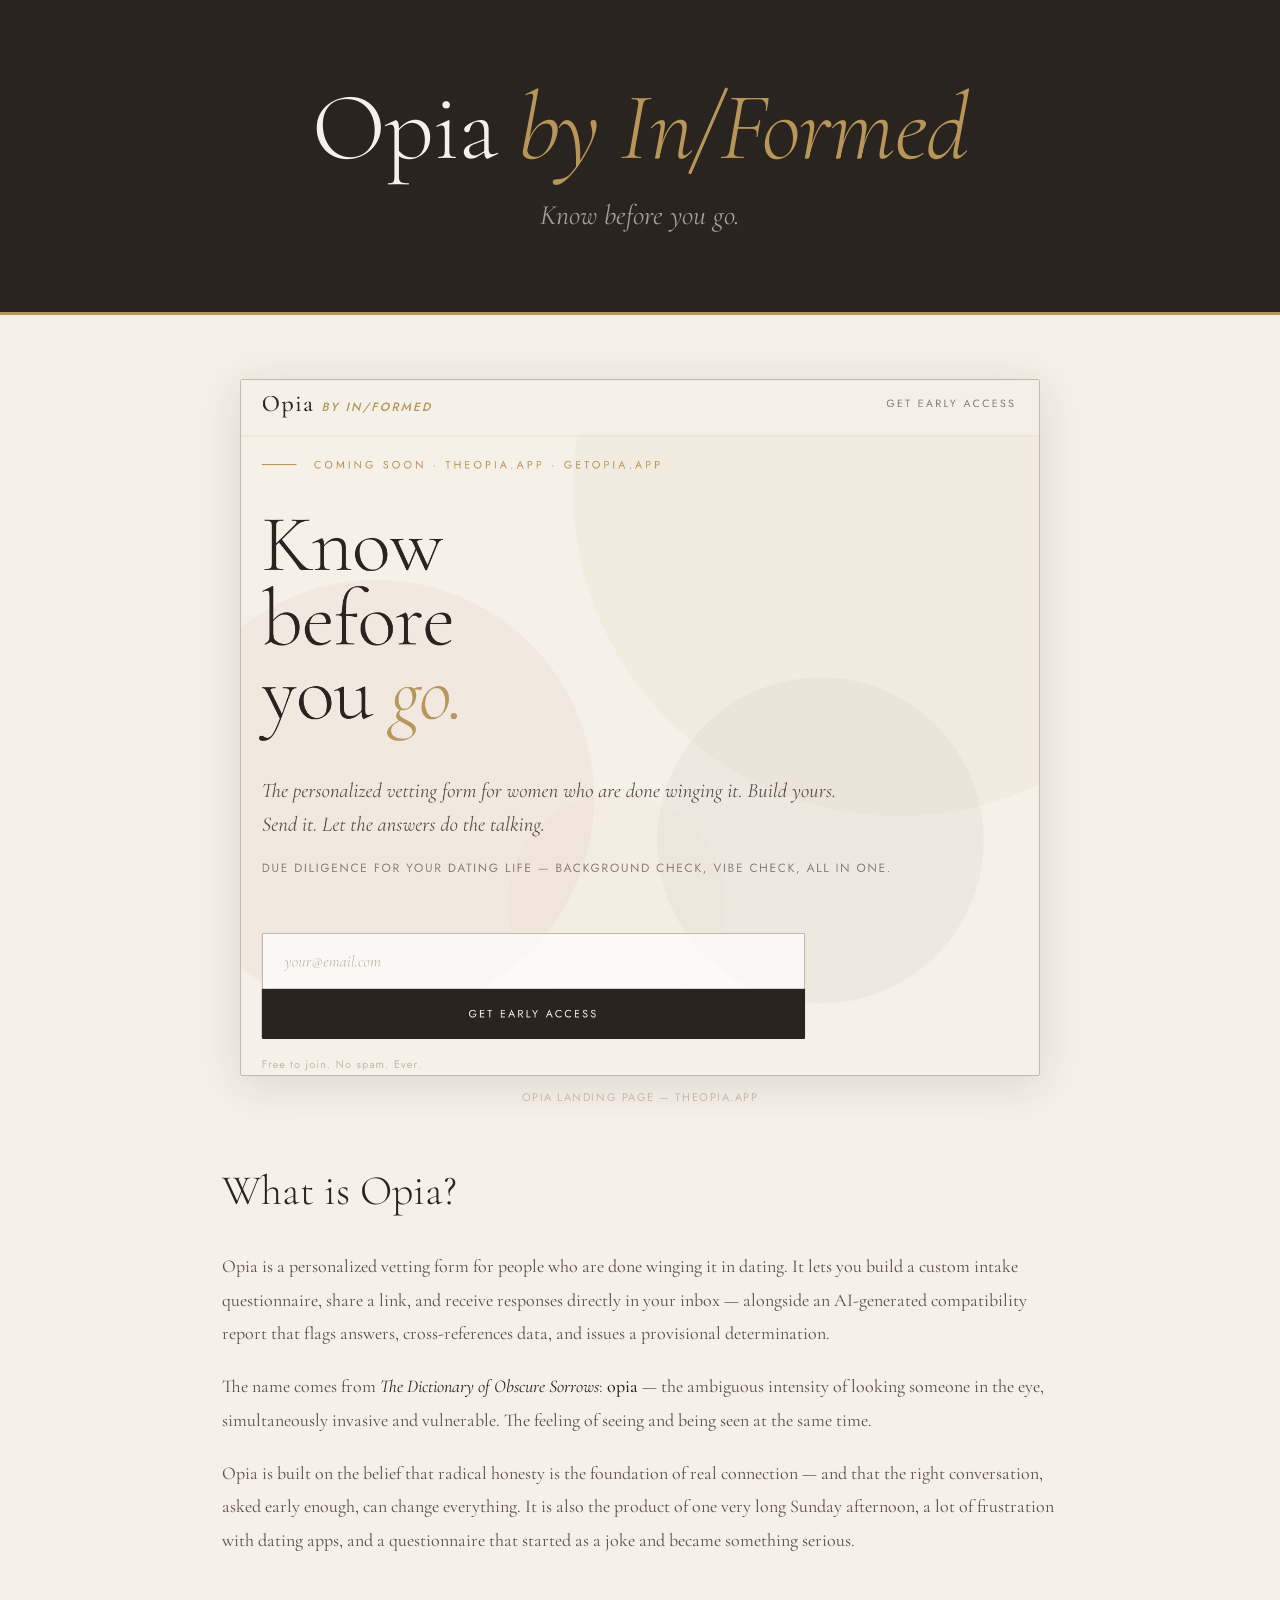
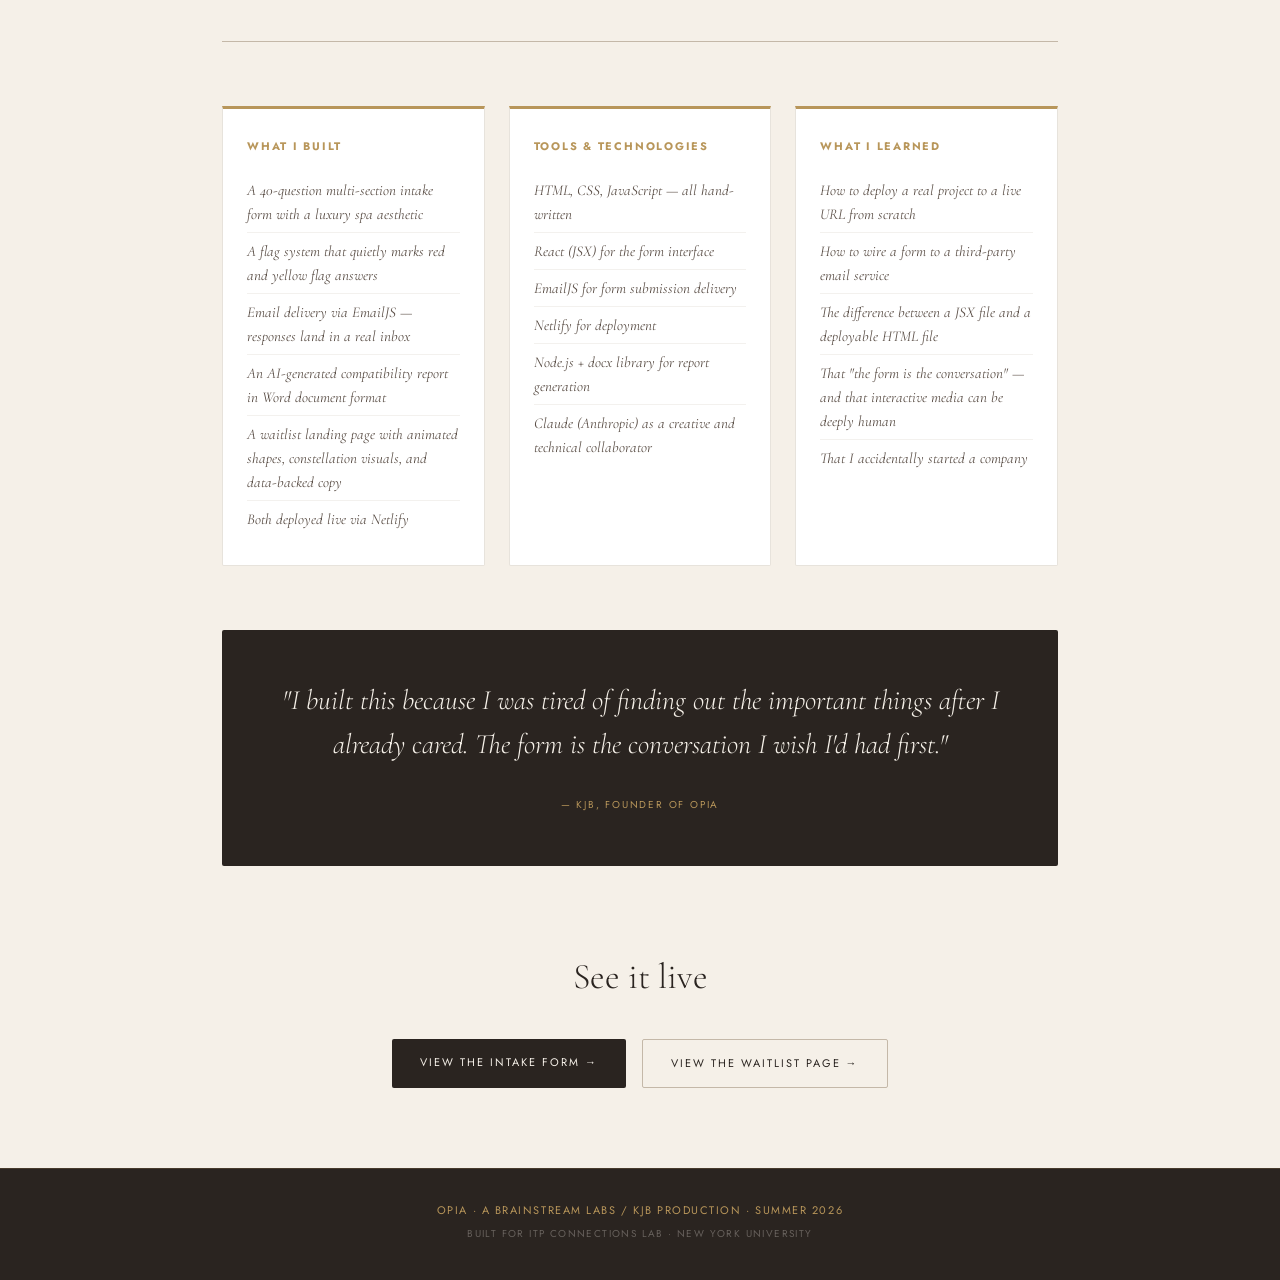
<file: index.html>
<!DOCTYPE html>
<html lang="en">
<head>
  <meta charset="UTF-8" />
  <meta name="viewport" content="width=device-width, initial-scale=1.0" />
  <title>Opia — Project by KJB</title>
  <link rel="preconnect" href="https://fonts.googleapis.com" />
  <link href="https://fonts.googleapis.com/css2?family=Cormorant+Garamond:ital,wght@0,300;0,400;1,300;1,400&family=Jost:wght@300;400;500&display=swap" rel="stylesheet" />
  <link rel="stylesheet" href="style.css" />
</head>
<body>

  <header>

    <h1>Opia <em>by In/Formed</em></h1>
    <p class="tagline">Know before you go.</p>
  </header>

  <main>

    <section class="project-image">
      <img src="opia-screenshot.png" alt="Screenshot of the Opia landing page showing the hero section with the headline Know before you go" />
      <p class="caption">Opia landing page — theopia.app</p>
    </section>

    <section class="description">
      <h2>What is Opia?</h2>
      <p>
        Opia is a personalized vetting form for people who are done winging it in dating.
        It lets you build a custom intake questionnaire, share a link, and receive responses
        directly in your inbox — alongside an AI-generated compatibility report that flags
        answers, cross-references data, and issues a provisional determination.
      </p>
      <p>
        The name comes from <em>The Dictionary of Obscure Sorrows</em>: <strong>opia</strong> — 
        the ambiguous intensity of looking someone in the eye, simultaneously invasive and 
        vulnerable. The feeling of seeing and being seen at the same time.
      </p>
      <p>
        Opia is built on the belief that radical honesty is the foundation of real connection —
        and that the right conversation, asked early enough, can change everything.
        It is also the product of one very long Sunday afternoon, a lot of frustration with
        dating apps, and a questionnaire that started as a joke and became something serious.
      </p>
    </section>

    <section class="details">
      <div class="detail-card">
        <h3>What I built</h3>
        <ul>
          <li>A 40-question multi-section intake form with a luxury spa aesthetic</li>
          <li>A flag system that quietly marks red and yellow flag answers</li>
          <li>Email delivery via EmailJS — responses land in a real inbox</li>
          <li>An AI-generated compatibility report in Word document format</li>
          <li>A waitlist landing page with animated shapes, constellation visuals, and data-backed copy</li>
          <li>Both deployed live via Netlify</li>
        </ul>
      </div>

      <div class="detail-card">
        <h3>Tools & technologies</h3>
        <ul>
          <li>HTML, CSS, JavaScript — all hand-written</li>
          <li>React (JSX) for the form interface</li>
          <li>EmailJS for form submission delivery</li>
          <li>Netlify for deployment</li>
          <li>Node.js + docx library for report generation</li>
          <li>Claude (Anthropic) as a creative and technical collaborator</li>
        </ul>
      </div>

      <div class="detail-card">
        <h3>What I learned</h3>
        <ul>
          <li>How to deploy a real project to a live URL from scratch</li>
          <li>How to wire a form to a third-party email service</li>
          <li>The difference between a JSX file and a deployable HTML file</li>
          <li>That "the form is the conversation" — and that interactive media can be deeply human</li>
          <li>That I accidentally started a company</li>
        </ul>
      </div>
    </section>

    <section class="quote">
      <blockquote>
        "I built this because I was tired of finding out the important things
        after I already cared. The form is the conversation I wish I'd had first."
      </blockquote>
      <cite>— KJB, Founder of Opia</cite>
    </section>

    <section class="links">
      <h2>See it live</h2>
      <div class="link-row">
        <a href="https://kjbsuitorform.netlify.app/" target="_blank" class="btn">
          View the Intake Form →
        </a>
        <a href="https://getopia.app" target="_blank" class="btn btn-outline">
          View the Waitlist Page →
        </a>
      </div>
    </section>

  </main>

  <footer>
    <p>Opia · A Brainstream Labs / KJB Production · Summer 2026</p>
    <p class="footer-sub">Built for ITP Connections Lab · New York University</p>
  </footer>

</body>
</html>
</file>
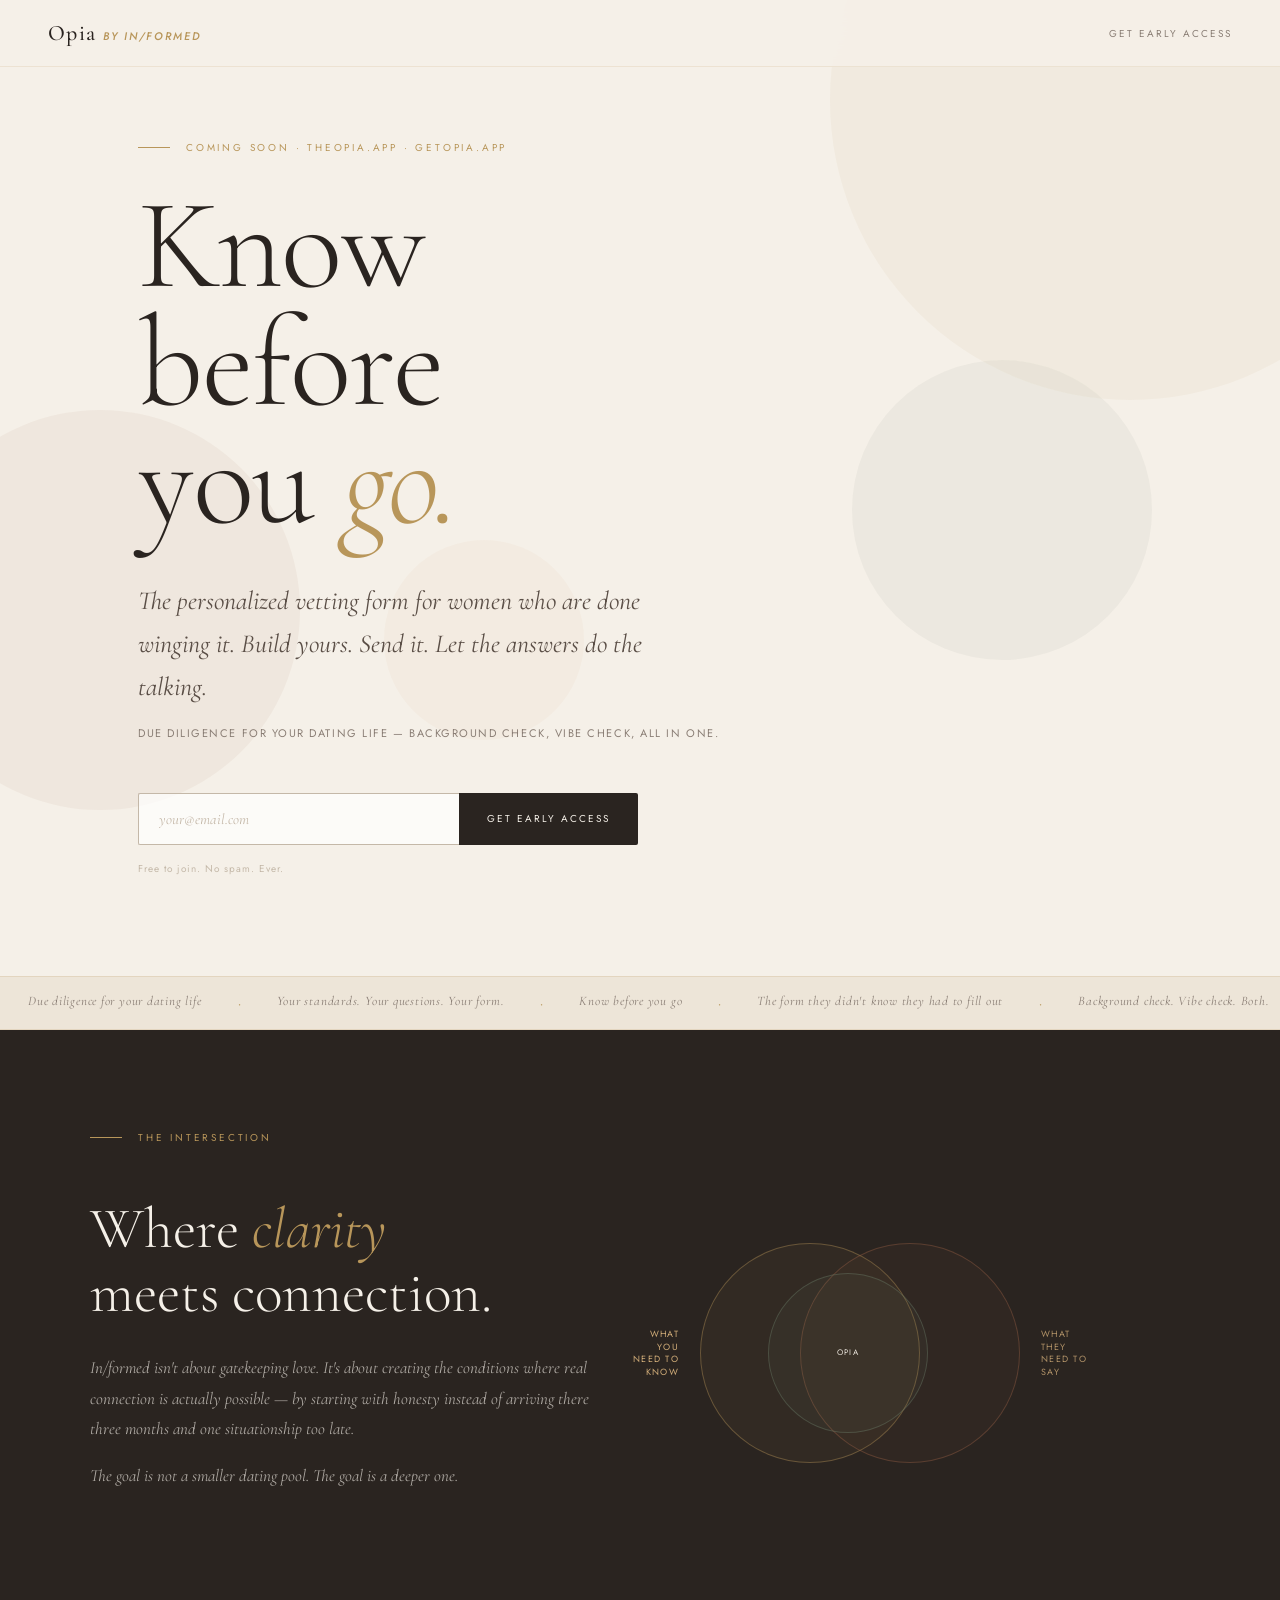
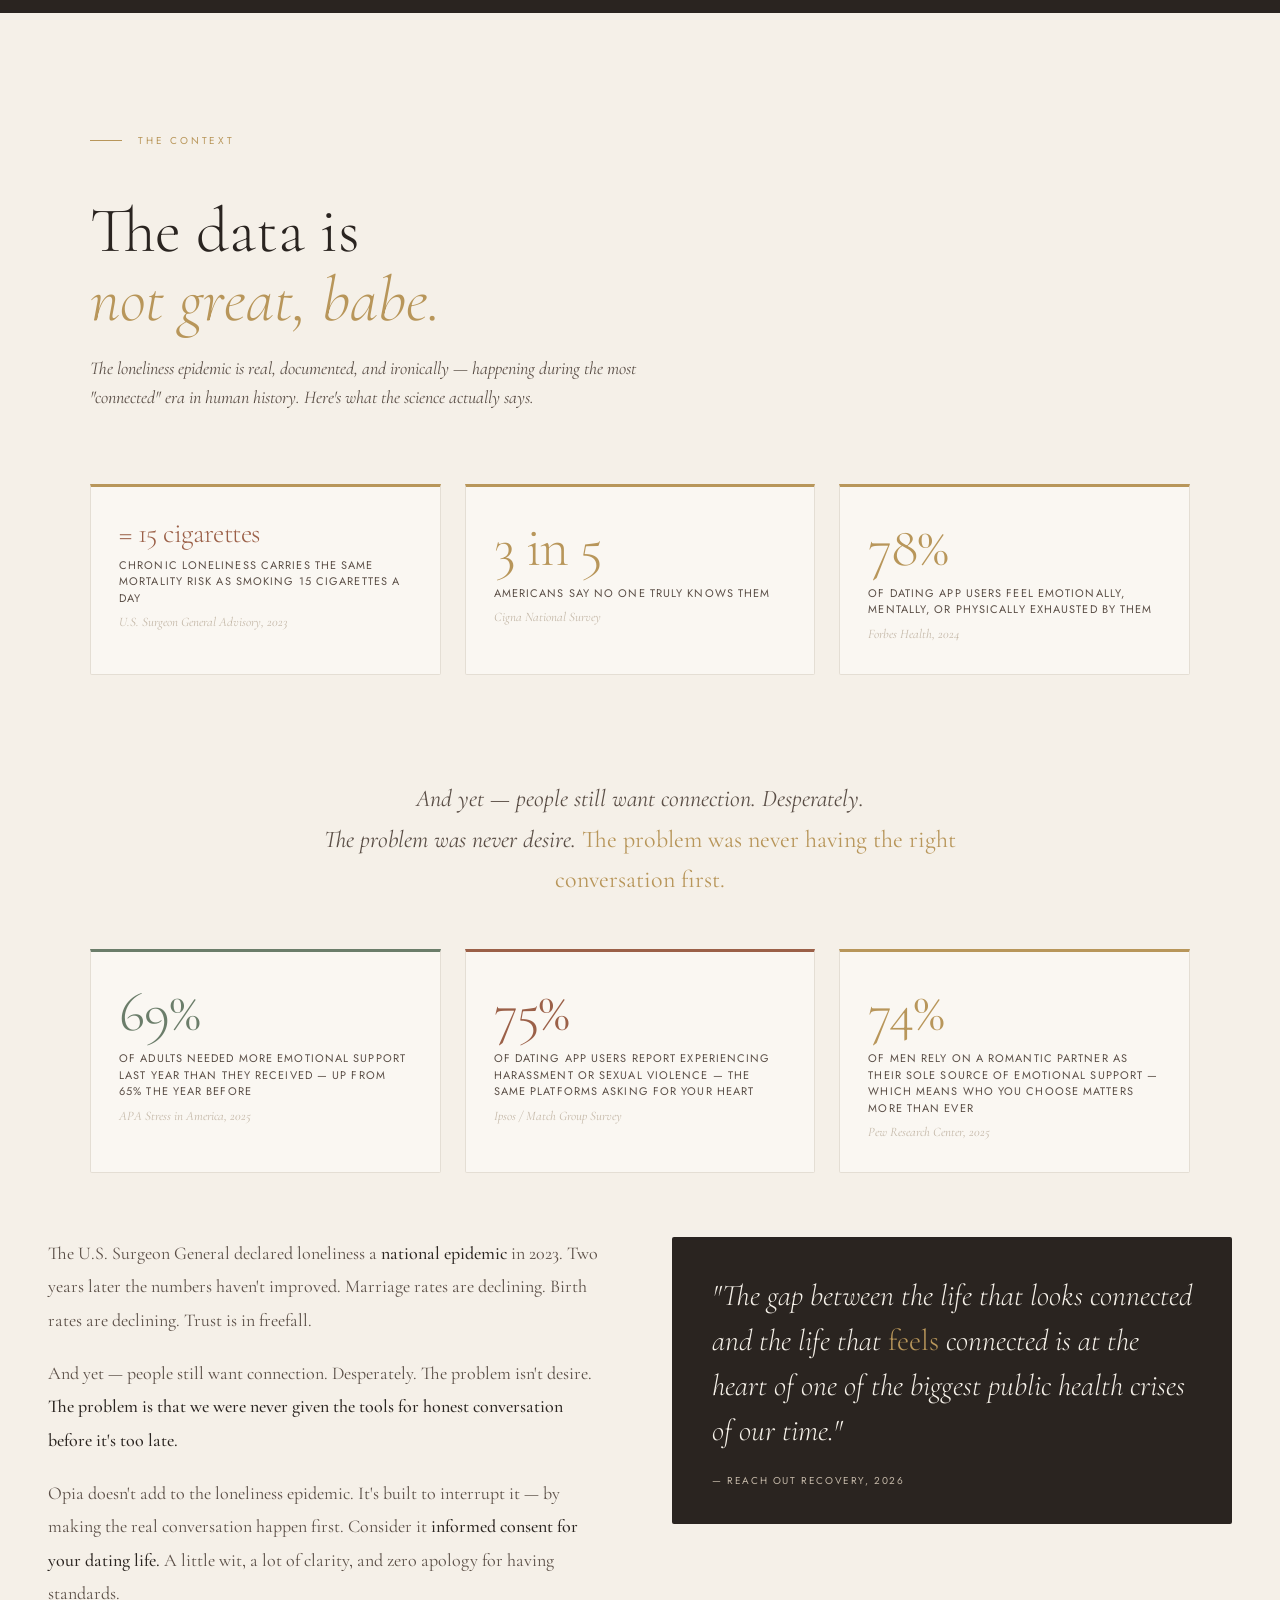
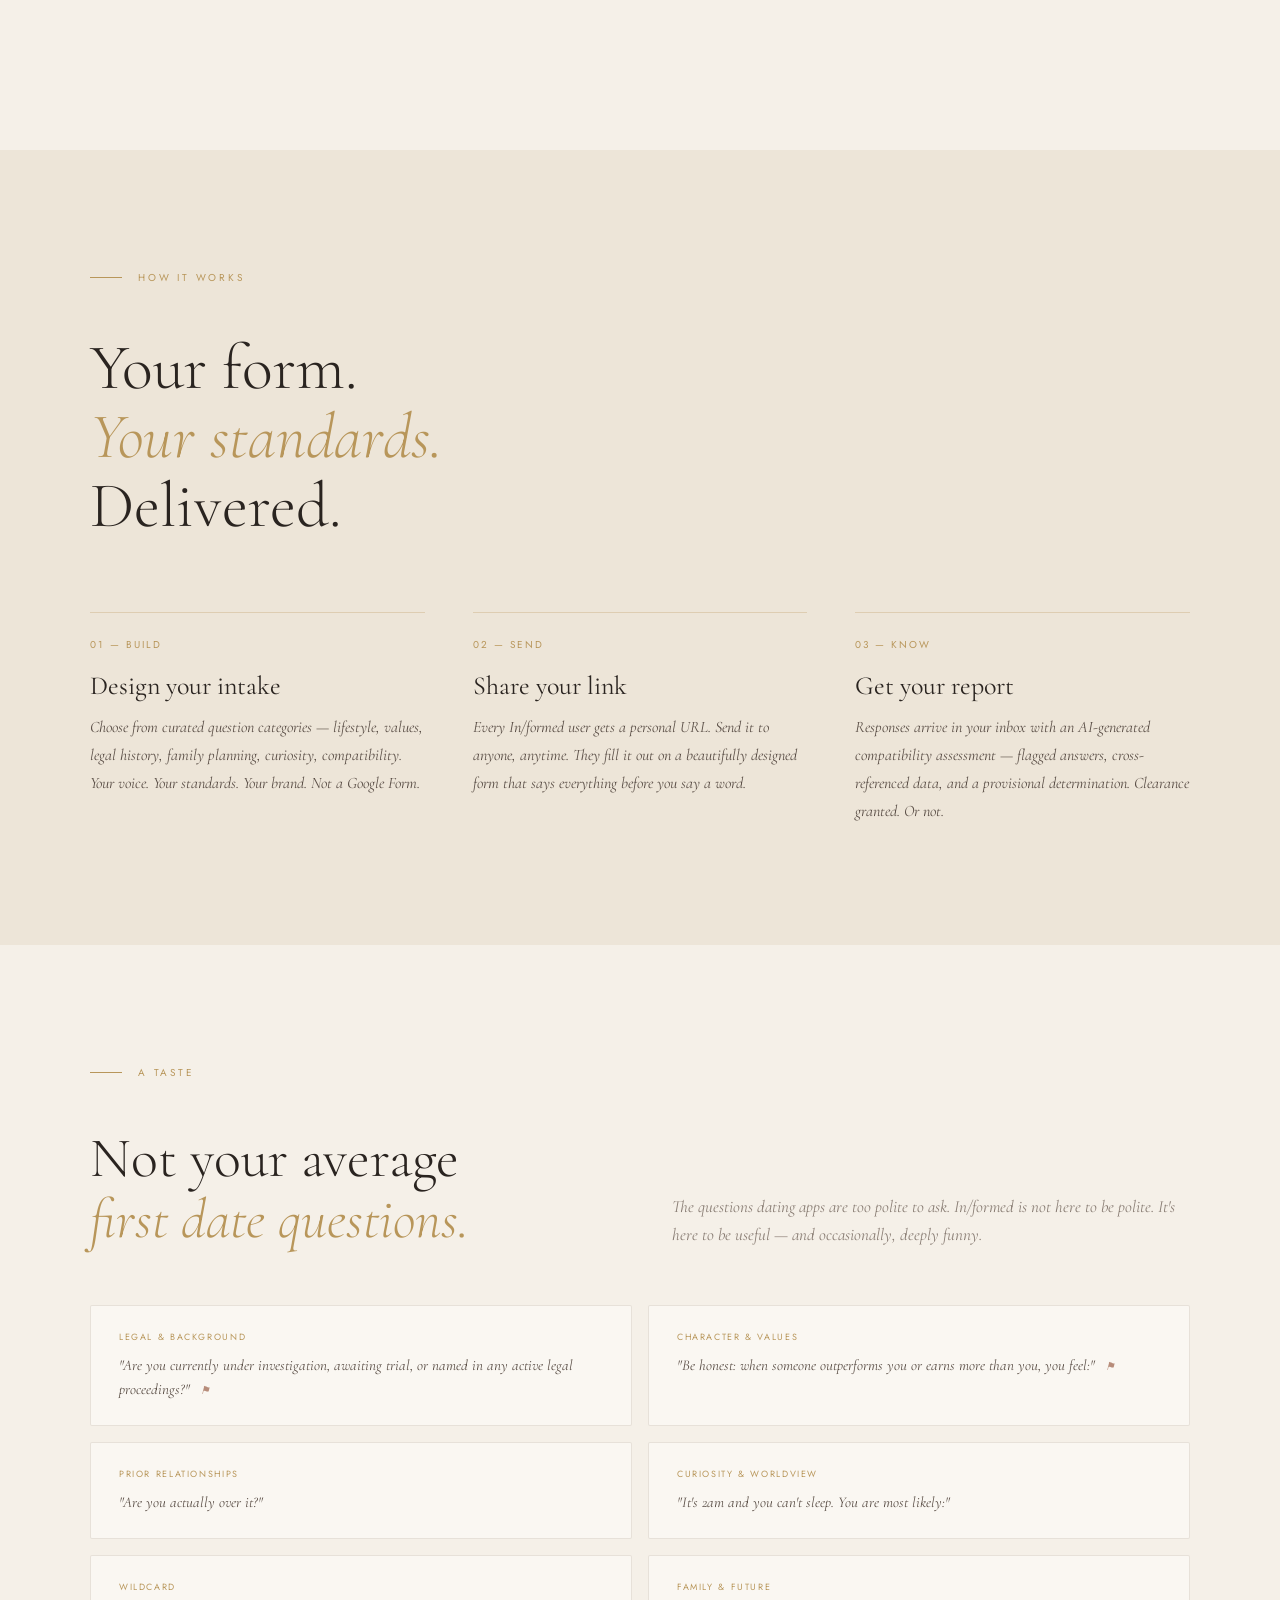
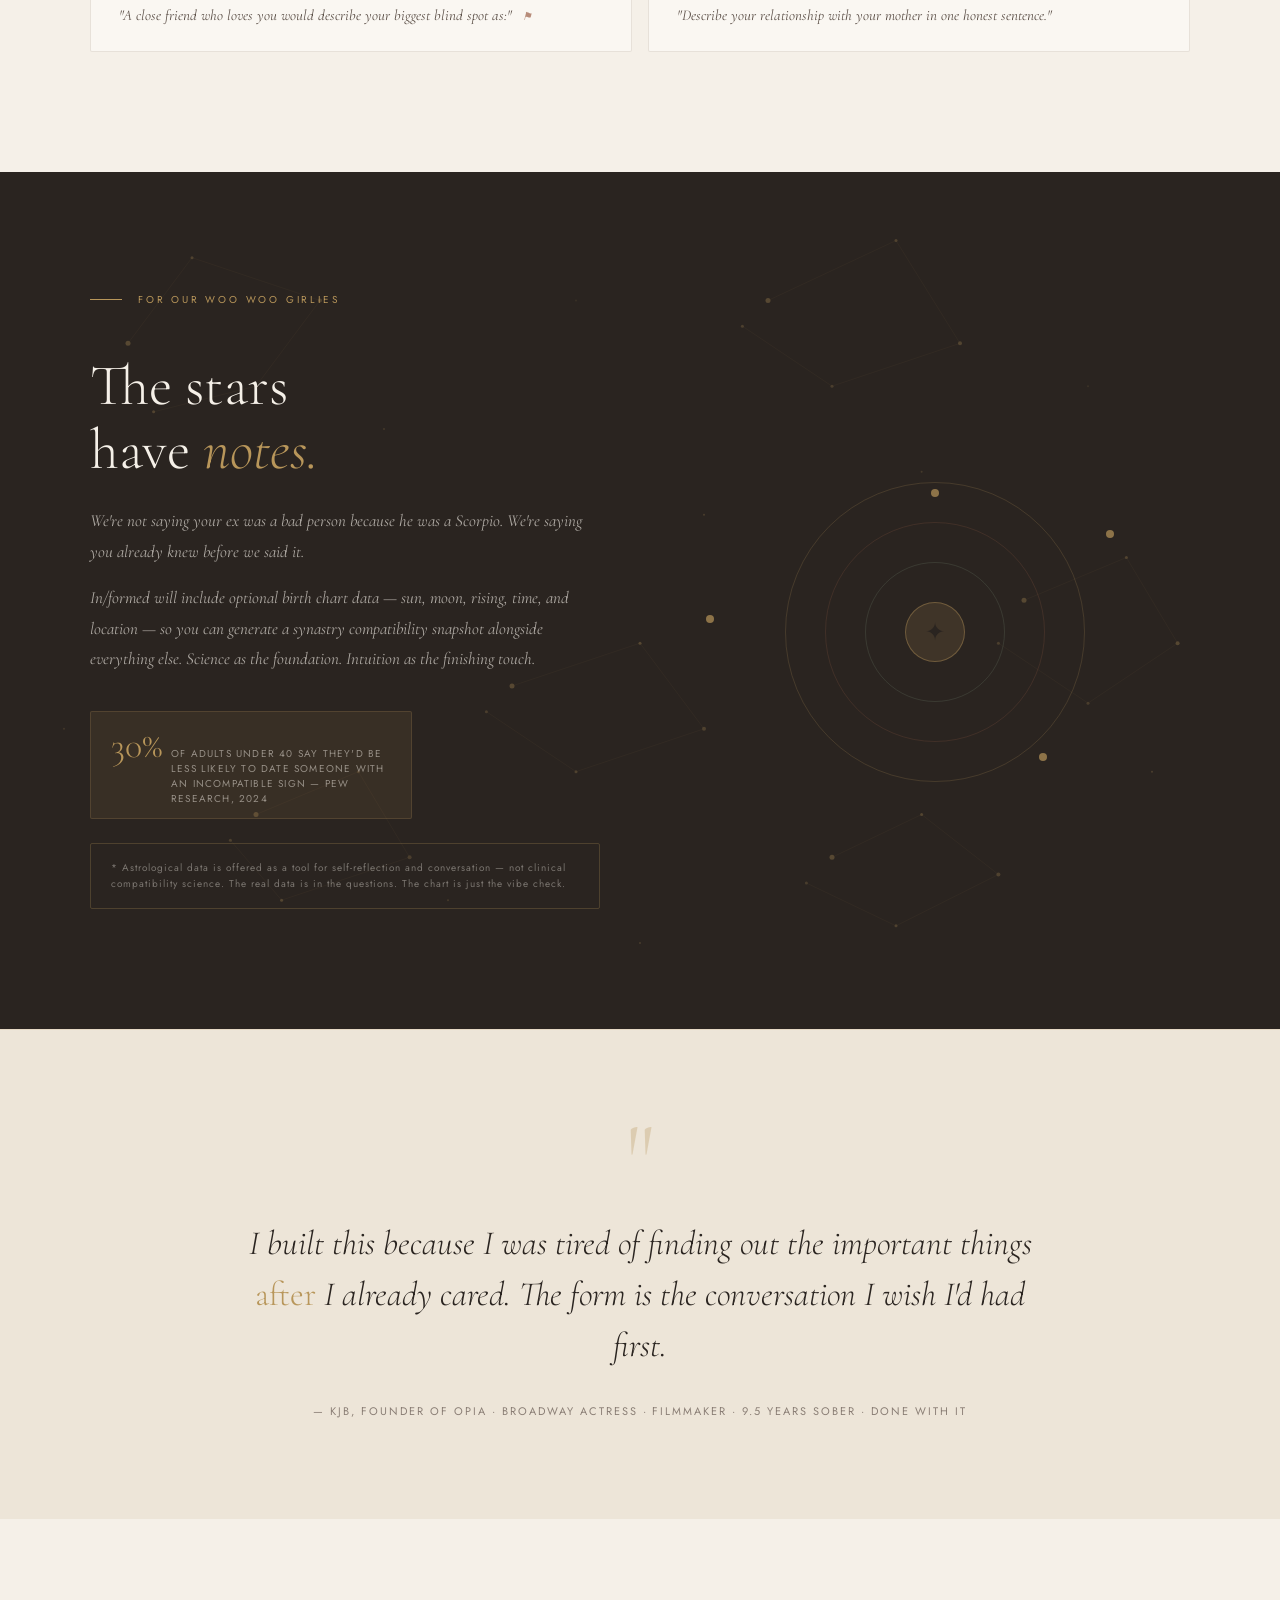
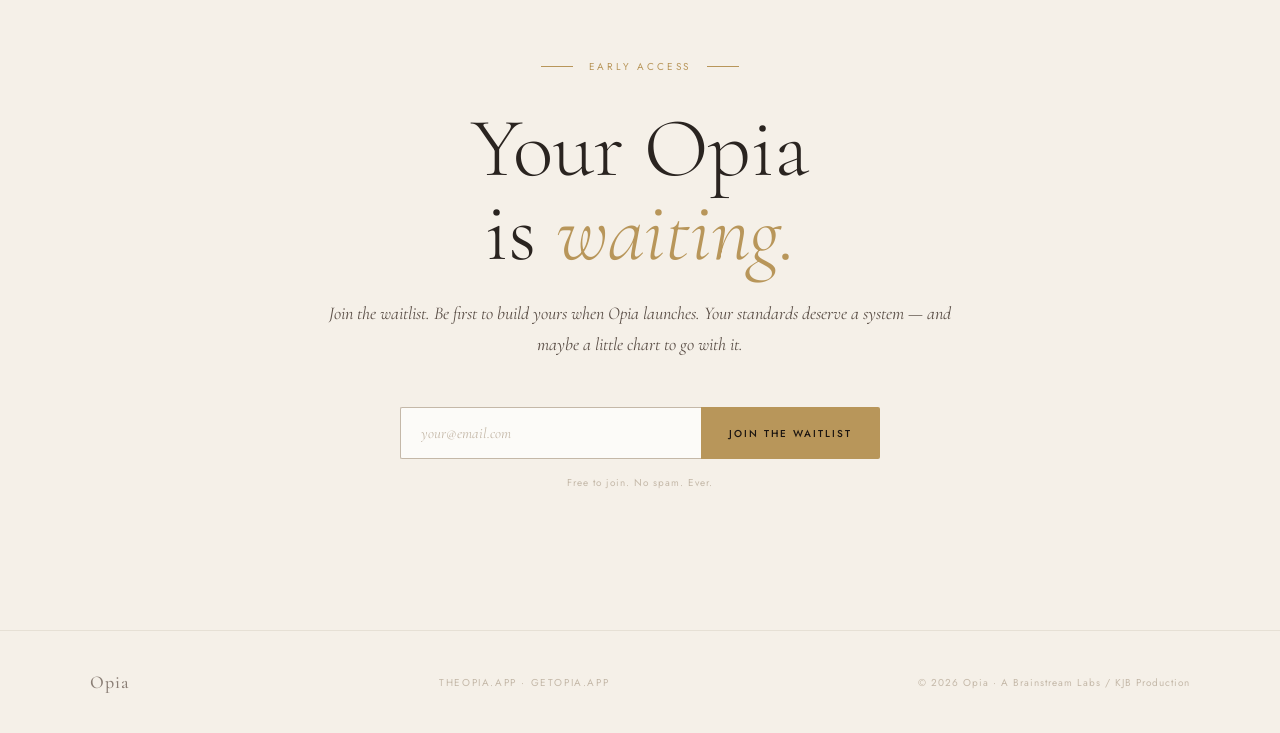
<file: informed-waitlist.html>
<!DOCTYPE html>
<html lang="en">
<head>
<meta charset="UTF-8"/>
<meta name="color-scheme" content="light"/>
<meta name="viewport" content="width=device-width, initial-scale=1.0"/>
<title>Opia — Know Before You Go</title>
<link rel="preconnect" href="https://fonts.googleapis.com"/>
<link href="https://fonts.googleapis.com/css2?family=Cormorant+Garamond:ital,wght@0,300;0,400;0,500;0,600;1,300;1,400;1,500&family=Jost:wght@200;300;400;500&display=swap" rel="stylesheet"/>
<style>
:root {
  color-scheme: light only;
  --cream: #F5F0E8;
  --cream-deep: #EDE5D8;
  --cream-card: #FAF7F2;
  --stone: #2A2420;
  --stone-mid: #5A4E46;
  --stone-light: #8A7E75;
  --stone-whisper: #C4B8A8;
  --gold: #B8965A;
  --gold-light: #D4AF7A;
  --rust: #9B6048;
  --sage: #6B7D6A;
  --ink: #1A1410;
}
*, *::before, *::after { box-sizing: border-box; margin: 0; padding: 0; }
html { scroll-behavior: smooth; color-scheme: light; }
body {
  background: #F5F0E8 !important;
  color: #2A2420 !important;
  font-family: 'Cormorant Garamond', Georgia, serif;
  overflow-x: hidden;
  -webkit-font-smoothing: antialiased;
}
::selection { background: #D4AF7A; color: #1A1410; }
::placeholder { color: #C4B8A8; font-style: italic; font-family: 'Cormorant Garamond', serif; }
a { text-decoration: none; color: inherit; }

/* ── ANIMATED BACKGROUND SHAPES ── */
.bg-shapes {
  position: fixed; inset: 0; pointer-events: none; z-index: 0; overflow: hidden;
}
.shape {
  position: absolute; border-radius: 50%; opacity: 0.06;
  animation: float 20s ease-in-out infinite;
}
.shape-1 { width: 600px; height: 600px; background: var(--gold); top: -200px; right: -150px; animation-duration: 25s; }
.shape-2 { width: 400px; height: 400px; background: var(--rust); bottom: 10%; left: -100px; animation-duration: 30s; animation-delay: -8s; }
.shape-3 { width: 300px; height: 300px; background: var(--sage); top: 40%; right: 10%; animation-duration: 20s; animation-delay: -15s; }
.shape-4 { width: 200px; height: 200px; background: var(--gold-light); top: 60%; left: 30%; animation-duration: 35s; animation-delay: -5s; }
@keyframes float {
  0%, 100% { transform: translate(0, 0) rotate(0deg); }
  25% { transform: translate(30px, -20px) rotate(5deg); }
  50% { transform: translate(-20px, 30px) rotate(-3deg); }
  75% { transform: translate(20px, 10px) rotate(2deg); }
}

/* ── NAV ── */
nav {
  position: fixed; top: 0; left: 0; right: 0; z-index: 100;
  padding: 20px 48px;
  display: flex; justify-content: space-between; align-items: center;
  background: rgba(245, 240, 232, 0.9);
  backdrop-filter: blur(16px);
  border-bottom: 1px solid rgba(184, 150, 90, 0.15);
}
.nav-logo {
  font-family: 'Cormorant Garamond', serif; font-size: 22px; font-weight: 500;
  color: #2A2420; letter-spacing: 0.06em;
}
.nav-logo em { color: var(--gold); font-style: italic; }
.nav-cta {
  font-family: 'Jost', sans-serif; font-size: 10px; letter-spacing: 0.2em;
  text-transform: uppercase; color: var(--stone-light);
  transition: color 0.2s; cursor: pointer;
}
.nav-cta:hover { color: var(--gold); }

/* ── HERO ── */
.hero {
  min-height: 100vh; display: flex; flex-direction: column; justify-content: center;
  padding: 140px 48px 100px; position: relative; z-index: 1;
  max-width: 1100px; margin: 0 auto;
}
.hero-eyebrow {
  font-family: 'Jost', sans-serif; font-size: 10px; letter-spacing: 0.28em;
  text-transform: uppercase; color: var(--gold); margin-bottom: 32px;
  display: flex; align-items: center; gap: 16px;
  opacity: 0; animation: fadeUp 0.8s 0.2s ease forwards;
}
.hero-eyebrow::before { content: ''; width: 32px; height: 1px; background: var(--gold); }
.hero-title {
  font-family: 'Cormorant Garamond', serif; font-weight: 300;
  font-size: clamp(60px, 10vw, 130px); line-height: 0.92; letter-spacing: -0.01em;
  color: #2A2420; margin-bottom: 40px;
  opacity: 0; animation: fadeUp 0.8s 0.35s ease forwards;
}
.hero-title em { font-style: italic; color: var(--gold); }
.hero-sub {
  font-family: 'Cormorant Garamond', serif; font-size: clamp(19px, 2.4vw, 26px);
  font-style: italic; color: var(--stone-mid); line-height: 1.65;
  max-width: 540px; margin-bottom: 16px;
  opacity: 0; animation: fadeUp 0.8s 0.5s ease forwards;
}
.hero-wit {
  font-family: 'Jost', sans-serif; font-size: 11px; letter-spacing: 0.14em;
  color: var(--stone-light); margin-bottom: 52px; text-transform: uppercase;
  opacity: 0; animation: fadeUp 0.8s 0.6s ease forwards;
}
.hero-form-wrap {
  opacity: 0; animation: fadeUp 0.8s 0.7s ease forwards;
}
.hero-form { display: flex; gap: 0; max-width: 500px; }
.hero-input {
  flex: 1; padding: 16px 20px;
  border: 1px solid var(--stone-whisper); border-right: none; border-radius: 2px 0 0 2px;
  background: rgba(255, 255, 255, 0.7); color: #2A2420;
  font-size: 15px; font-family: 'Cormorant Garamond', serif;
  transition: border-color 0.2s, background 0.2s;
}
.hero-input:focus { outline: none; border-color: var(--gold); background: rgba(255,255,255,0.95); }
.hero-btn {
  padding: 16px 28px; background: #2A2420; color: var(--cream);
  border: none; border-radius: 0 2px 2px 0; cursor: pointer;
  font-family: 'Jost', sans-serif; font-size: 10px; letter-spacing: 0.2em;
  text-transform: uppercase; transition: background 0.2s; white-space: nowrap;
}
.hero-btn:hover { background: var(--gold); }
.success-msg {
  display: none; padding: 16px 20px; max-width: 500px;
  background: rgba(107, 125, 106, 0.1); border: 1px solid rgba(107,125,106,0.3); border-radius: 2px;
  font-family: 'Cormorant Garamond', serif; font-size: 17px; font-style: italic; color: var(--sage);
}
.share-row {
  display: none; margin-top: 20px; gap: 12px; align-items: center; flex-wrap: wrap;
}
.share-row.visible { display: flex; }
.share-label {
  font-family: 'Jost', sans-serif; font-size: 10px; letter-spacing: 0.14em;
  color: var(--stone-light); text-transform: uppercase;
}
.share-btn {
  padding: 8px 16px; border: 1px solid var(--stone-whisper); border-radius: 2px;
  font-family: 'Jost', sans-serif; font-size: 10px; letter-spacing: 0.12em;
  text-transform: uppercase; cursor: pointer; transition: all 0.2s;
  background: transparent; color: var(--stone-mid);
}
.share-btn:hover { border-color: var(--gold); color: var(--gold); }
.hero-note {
  margin-top: 16px; font-family: 'Jost', sans-serif; font-size: 10px;
  letter-spacing: 0.1em; color: var(--stone-whisper);
}

/* ── VENN / CIRCLES SECTION ── */
.venn-section {
  padding: 100px 48px; background: #2A2420; position: relative; z-index: 1; overflow: hidden;
}
.venn-inner { max-width: 1100px; margin: 0 auto; }
.venn-eyebrow {
  font-family: 'Jost', sans-serif; font-size: 10px; letter-spacing: 0.28em;
  text-transform: uppercase; color: var(--gold); margin-bottom: 48px;
  display: flex; align-items: center; gap: 16px;
}
.venn-eyebrow::before { content: ''; width: 32px; height: 1px; background: var(--gold); }
.venn-layout { display: grid; grid-template-columns: 1fr 1fr; gap: 80px; align-items: center; }
.venn-text h2 {
  font-family: 'Cormorant Garamond', serif; font-weight: 300;
  font-size: clamp(36px, 4.5vw, 58px); line-height: 1.1; color: var(--cream);
  margin-bottom: 28px;
}
.venn-text h2 em { font-style: italic; color: var(--gold); }
.venn-text p {
  font-size: 17px; line-height: 1.8; color: rgba(245,240,232,0.65);
  font-style: italic; margin-bottom: 16px;
}
.venn-diagram {
  display: flex; justify-content: center; align-items: center;
  position: relative; height: 320px;
}
.venn-circle {
  position: absolute; border-radius: 50%; border: 1px solid;
  display: flex; align-items: center; justify-content: center;
  transition: all 0.3s ease;
}
.vc-1 {
  width: 220px; height: 220px; left: 20px; top: 50px;
  border-color: rgba(184,150,90,0.4); background: rgba(184,150,90,0.06);
  animation: pulse 4s ease-in-out infinite;
}
.vc-2 {
  width: 220px; height: 220px; left: 120px; top: 50px;
  border-color: rgba(155,96,72,0.4); background: rgba(155,96,72,0.06);
  animation: pulse 4s 1.3s ease-in-out infinite;
}
.vc-3 {
  width: 160px; height: 160px; left: 88px; top: 80px;
  border-color: rgba(107,125,106,0.4); background: rgba(107,125,106,0.08);
  animation: pulse 4s 2.6s ease-in-out infinite;
}
@keyframes pulse {
  0%, 100% { transform: scale(1); opacity: 1; }
  50% { transform: scale(1.03); opacity: 0.85; }
}
.vc-label {
  font-family: 'Jost', sans-serif; font-size: 9px; letter-spacing: 0.14em;
  text-transform: uppercase; text-align: center; padding: 0 12px; line-height: 1.4;
}
.vc-1 .vc-label { color: var(--gold-light); position: absolute; left: -80px; top: 50%; transform: translateY(-50%); width: 70px; text-align: right; }
.vc-2 .vc-label { color: rgba(212,175,122,0.8); position: absolute; right: -80px; top: 50%; transform: translateY(-50%); width: 70px; text-align: left; }
.vc-3 .vc-label { color: rgba(245,240,232,0.95); font-size: 8px; text-align: center; padding: 0 8px; }

/* ── MARQUEE ── */
.marquee-wrap {
  border-top: 1px solid rgba(184,150,90,0.2);
  border-bottom: 1px solid rgba(184,150,90,0.2);
  padding: 16px 0; overflow: hidden; background: var(--cream-deep);
  position: relative; z-index: 1;
}
.marquee-track {
  display: flex; white-space: nowrap;
  animation: marquee 35s linear infinite;
}
.marquee-item {
  font-family: 'Cormorant Garamond', serif; font-size: 13px; font-style: italic;
  color: var(--stone-light); padding: 0 28px; letter-spacing: 0.06em;
}
.marquee-dot { color: var(--gold); padding: 0 8px; }
@keyframes marquee { from { transform: translateX(0); } to { transform: translateX(-50%); } }

/* ── WHY NOW ── */
.why-section { padding: 120px 48px; position: relative; z-index: 1; }
.why-inner { max-width: 1100px; margin: 0 auto; }
.section-eyebrow {
  font-family: 'Jost', sans-serif; font-size: 10px; letter-spacing: 0.28em;
  text-transform: uppercase; color: var(--gold); margin-bottom: 48px;
  display: flex; align-items: center; gap: 16px;
}
.section-eyebrow::before { content: ''; width: 32px; height: 1px; background: var(--gold); }
.why-title {
  font-family: 'Cormorant Garamond', serif; font-weight: 300;
  font-size: clamp(38px, 5vw, 64px); line-height: 1.08; color: #2A2420;
  margin-bottom: 20px;
}
.why-title em { font-style: italic; color: var(--gold); }
.why-subtitle {
  font-size: 18px; font-style: italic; color: var(--stone-mid);
  margin-bottom: 72px; line-height: 1.6; max-width: 560px;
}
.stats-grid { display: grid; grid-template-columns: repeat(3, 1fr); gap: 24px; margin-bottom: 64px; }
.stat-card {
  padding: 32px 28px; background: var(--cream-card);
  border: 1px solid rgba(196,184,168,0.4); border-top: 3px solid var(--gold);
  border-radius: 0 0 2px 2px; position: relative;
}
.stat-number {
  font-family: 'Cormorant Garamond', serif; font-size: 56px; font-weight: 300;
  color: var(--gold); line-height: 1; margin-bottom: 10px; letter-spacing: -0.02em;
}
.stat-desc {
  font-family: 'Jost', sans-serif; font-size: 11px; letter-spacing: 0.1em;
  color: var(--stone-mid); text-transform: uppercase; line-height: 1.5; margin-bottom: 8px;
}
.stat-source {
  font-family: 'Cormorant Garamond', serif; font-size: 13px; font-style: italic;
  color: var(--stone-whisper);
}
.why-body { display: grid; grid-template-columns: 1fr 1fr; gap: 64px; align-items: start; }
.why-copy p {
  font-size: 18px; line-height: 1.85; color: var(--stone-mid); margin-bottom: 20px;
}
.why-copy p strong { color: #2A2420; font-weight: 500; }
.why-pull {
  padding: 36px 40px; background: #2A2420; border-radius: 2px;
}
.why-pull-text {
  font-family: 'Cormorant Garamond', serif; font-size: clamp(22px, 2.5vw, 30px);
  font-style: italic; font-weight: 300; color: var(--cream); line-height: 1.5;
  margin-bottom: 20px;
}
.why-pull-text em { color: var(--gold); font-style: normal; }
.why-pull-attr {
  font-family: 'Jost', sans-serif; font-size: 10px; letter-spacing: 0.16em;
  color: var(--stone-whisper); text-transform: uppercase;
}

/* ── HOW IT WORKS ── */
.how-section { background: var(--cream-deep); padding: 120px 48px; position: relative; z-index: 1; }
.how-inner { max-width: 1100px; margin: 0 auto; }
.how-title {
  font-family: 'Cormorant Garamond', serif; font-weight: 300;
  font-size: clamp(38px, 5vw, 64px); line-height: 1.08; color: #2A2420;
  margin-bottom: 72px;
}
.how-title em { font-style: italic; color: var(--gold); }
.steps { display: grid; grid-template-columns: repeat(3, 1fr); gap: 48px; }
.step { padding-top: 24px; border-top: 1px solid rgba(184,150,90,0.3); }
.step-num {
  font-family: 'Jost', sans-serif; font-size: 10px; letter-spacing: 0.2em;
  color: var(--gold); margin-bottom: 18px; text-transform: uppercase;
}
.step-title {
  font-family: 'Cormorant Garamond', serif; font-size: 26px; font-weight: 400;
  color: #2A2420; margin-bottom: 12px;
}
.step-body { font-size: 16px; line-height: 1.75; color: var(--stone-mid); font-style: italic; }

/* ── SAMPLE QUESTIONS ── */
.questions-section { padding: 120px 48px; position: relative; z-index: 1; }
.questions-inner { max-width: 1100px; margin: 0 auto; }
.questions-header { display: grid; grid-template-columns: 1fr 1fr; gap: 64px; margin-bottom: 56px; align-items: end; }
.questions-title {
  font-family: 'Cormorant Garamond', serif; font-weight: 300;
  font-size: clamp(36px, 4.5vw, 56px); line-height: 1.08; color: #2A2420;
}
.questions-title em { font-style: italic; color: var(--gold); }
.questions-sub { font-size: 17px; font-style: italic; color: var(--stone-light); line-height: 1.65; }
.q-grid { display: grid; grid-template-columns: repeat(2, 1fr); gap: 16px; }
.q-card {
  padding: 24px 28px; background: var(--cream-card);
  border: 1px solid rgba(196,184,168,0.35); border-radius: 2px;
  transition: all 0.25s ease; cursor: default;
}
.q-card:hover { transform: translateY(-3px); box-shadow: 0 8px 32px rgba(42,36,32,0.08); border-color: rgba(184,150,90,0.4); }
.q-tag {
  font-family: 'Jost', sans-serif; font-size: 9px; letter-spacing: 0.18em;
  text-transform: uppercase; color: var(--gold); margin-bottom: 10px;
}
.q-text { font-size: 15px; line-height: 1.6; color: var(--stone-mid); font-style: italic; }
.q-flag { font-size: 11px; color: var(--rust); margin-left: 6px; opacity: 0.7; }

/* ── ASTROLOGY ── */
.astro-section {
  background: #2A2420; padding: 120px 48px; position: relative; z-index: 1; overflow: hidden;
}
/* astro bg replaced with star SVG */
.astro-inner { max-width: 1100px; margin: 0 auto; position: relative; z-index: 1; }
.astro-eyebrow {
  font-family: 'Jost', sans-serif; font-size: 10px; letter-spacing: 0.28em;
  text-transform: uppercase; color: var(--gold); margin-bottom: 48px;
  display: flex; align-items: center; gap: 16px;
}
.astro-eyebrow::before { content: ''; width: 32px; height: 1px; background: var(--gold); }
.astro-layout { display: grid; grid-template-columns: 1fr 1fr; gap: 80px; align-items: center; }
.astro-text h2 {
  font-family: 'Cormorant Garamond', serif; font-weight: 300;
  font-size: clamp(36px, 4.5vw, 58px); line-height: 1.1; color: var(--cream);
  margin-bottom: 24px;
}
.astro-text h2 em { font-style: italic; color: var(--gold); }
.astro-text p { font-size: 17px; line-height: 1.8; color: rgba(245,240,232,0.65); font-style: italic; margin-bottom: 16px; }
.astro-disclaimer {
  margin-top: 24px; padding: 16px 20px;
  border: 1px solid rgba(184,150,90,0.25); border-radius: 2px;
  font-family: 'Jost', sans-serif; font-size: 10px; letter-spacing: 0.1em;
  color: rgba(245,240,232,0.4); line-height: 1.6;
}
.astro-chart {
  display: flex; justify-content: center; align-items: center;
  position: relative; height: 340px;
}
.chart-ring {
  position: absolute; border-radius: 50%; border: 1px solid rgba(184,150,90,0.2);
  animation: spin-slow linear infinite;
}
.cr-1 { width: 300px; height: 300px; animation-duration: 60s; }
.cr-2 { width: 220px; height: 220px; animation-duration: 40s; animation-direction: reverse; border-color: rgba(155,96,72,0.2); }
.cr-3 { width: 140px; height: 140px; animation-duration: 25s; border-color: rgba(107,125,106,0.25); }
.chart-center {
  width: 60px; height: 60px; border-radius: 50%;
  background: rgba(184,150,90,0.15); border: 1px solid rgba(184,150,90,0.4);
  display: flex; align-items: center; justify-content: center;
  font-size: 24px; position: relative; z-index: 2;
}
.chart-dot {
  position: absolute; width: 8px; height: 8px; border-radius: 50%;
  background: var(--gold); opacity: 0.7;
}
@keyframes spin-slow { from { transform: rotate(0deg); } to { transform: rotate(360deg); } }
.astro-stat {
  display: inline-flex; align-items: baseline; gap: 8px; margin-top: 20px;
  padding: 12px 20px; background: rgba(184,150,90,0.1); border-radius: 2px;
  border: 1px solid rgba(184,150,90,0.2);
}
.astro-stat-num {
  font-family: 'Cormorant Garamond', serif; font-size: 36px; font-weight: 300; color: var(--gold);
}
.astro-stat-label {
  font-family: 'Jost', sans-serif; font-size: 10px; letter-spacing: 0.12em;
  color: rgba(245,240,232,0.5); text-transform: uppercase; max-width: 220px; line-height: 1.5;
}

/* ── FOUNDER ── */
.founder-section {
  padding: 100px 48px; background: var(--cream-deep);
  border-top: 1px solid rgba(184,150,90,0.15);
  position: relative; z-index: 1;
}
.founder-inner { max-width: 820px; margin: 0 auto; text-align: center; }
.founder-mark {
  font-family: 'Cormorant Garamond', serif; font-size: 100px; font-weight: 300;
  color: var(--gold); line-height: 0.6; margin-bottom: 28px; opacity: 0.3; display: block;
}
.founder-quote {
  font-family: 'Cormorant Garamond', serif; font-size: clamp(22px, 3vw, 34px);
  font-style: italic; font-weight: 300; color: #2A2420; line-height: 1.5; margin-bottom: 32px;
}
.founder-quote em { color: var(--gold); font-style: normal; }
.founder-attr {
  font-family: 'Jost', sans-serif; font-size: 11px; letter-spacing: 0.18em;
  text-transform: uppercase; color: var(--stone-light);
}

/* ── BOTTOM CTA ── */
.cta-section { padding: 140px 48px; text-align: center; position: relative; z-index: 1; }
.cta-inner { max-width: 640px; margin: 0 auto; }
.cta-eyebrow {
  font-family: 'Jost', sans-serif; font-size: 10px; letter-spacing: 0.28em;
  text-transform: uppercase; color: var(--gold); margin-bottom: 32px;
  display: flex; align-items: center; justify-content: center; gap: 16px;
}
.cta-eyebrow::before, .cta-eyebrow::after { content: ''; width: 32px; height: 1px; background: var(--gold); }
.cta-title {
  font-family: 'Cormorant Garamond', serif; font-weight: 300;
  font-size: clamp(44px, 7vw, 84px); line-height: 1.0; color: #2A2420; margin-bottom: 24px;
}
.cta-title em { font-style: italic; color: var(--gold); }
.cta-sub { font-size: 18px; font-style: italic; color: var(--stone-mid); line-height: 1.7; margin-bottom: 48px; }
.cta-form { display: flex; gap: 0; max-width: 480px; margin: 0 auto 16px; }
.cta-input {
  flex: 1; padding: 16px 20px;
  border: 1px solid var(--stone-whisper); border-right: none; border-radius: 2px 0 0 2px;
  background: rgba(255,255,255,0.7); color: #2A2420;
  font-size: 15px; font-family: 'Cormorant Garamond', serif;
  transition: border-color 0.2s;
}
.cta-input:focus { outline: none; border-color: var(--gold); }
.cta-btn {
  padding: 16px 28px; background: var(--gold); color: #1A1410;
  border: none; border-radius: 0 2px 2px 0; cursor: pointer;
  font-family: 'Jost', sans-serif; font-size: 10px; letter-spacing: 0.2em;
  text-transform: uppercase; font-weight: 500; transition: background 0.2s; white-space: nowrap;
}
.cta-btn:hover { background: #2A2420; color: var(--cream); }
.cta-note { font-family: 'Jost', sans-serif; font-size: 10px; letter-spacing: 0.1em; color: var(--stone-whisper); }
.cta-success { display: none; font-family: 'Cormorant Garamond', serif; font-size: 18px; font-style: italic; color: var(--sage); margin-bottom: 16px; }
.cta-share { display: none; justify-content: center; gap: 12px; align-items: center; margin-top: 24px; flex-wrap: wrap; }
.cta-share.visible { display: flex; }

/* ── FOOTER ── */
footer {
  border-top: 1px solid rgba(196,184,168,0.3);
  padding: 40px 48px; position: relative; z-index: 1;
  background: #F5F0E8 !important;
}
.footer-inner { max-width: 1100px; margin: 0 auto; display: flex; justify-content: space-between; align-items: center; }
.footer-logo { font-family: 'Cormorant Garamond', serif; font-size: 18px; font-weight: 500; color: var(--stone-light); letter-spacing: 0.06em; }
.footer-logo em { color: var(--gold); font-style: italic; }
.footer-tagline { font-family: 'Jost', sans-serif; font-size: 10px; letter-spacing: 0.16em; color: var(--stone-whisper); text-transform: uppercase; }
.footer-copy { font-family: 'Jost', sans-serif; font-size: 10px; letter-spacing: 0.1em; color: var(--stone-whisper); }

/* ── STATS DIVIDER ── */
.stats-divider {
  padding: 40px 0; text-align: center; margin: 8px 0;
}
.stats-divider-text {
  font-family: "Cormorant Garamond", serif; font-size: clamp(18px, 2.2vw, 24px);
  font-style: italic; color: var(--stone-mid); line-height: 1.7;
  max-width: 640px; margin: 0 auto;
}
.stats-divider-text em { color: var(--gold); font-style: normal; }

/* ── REVEAL ANIMATIONS ── */
@keyframes fadeUp { from { opacity: 0; transform: translateY(28px); } to { opacity: 1; transform: translateY(0); } }
.reveal { opacity: 0; transform: translateY(32px); transition: opacity 0.7s ease, transform 0.7s ease; }
.reveal.visible { opacity: 1; transform: translateY(0); }
.reveal-d1 { transition-delay: 0.1s; }
.reveal-d2 { transition-delay: 0.2s; }
.reveal-d3 { transition-delay: 0.3s; }
.reveal-d4 { transition-delay: 0.4s; }

/* ── OPIA DEFINITION ── */
.opia-def {
  display: flex; flex-wrap: wrap; align-items: baseline; gap: 8px;
  max-width: 540px; margin-bottom: 40px; padding: 16px 0;
  border-top: 1px solid rgba(184,150,90,0.2);
  border-bottom: 1px solid rgba(184,150,90,0.2);
  opacity: 0; animation: fadeUp 0.8s 0.65s ease forwards;
}
.opia-word { font-family: 'Cormorant Garamond', serif; font-size: 18px; font-weight: 500; color: var(--gold); letter-spacing: 0.04em; }
.opia-phonetic { font-family: 'Cormorant Garamond', serif; font-size: 14px; color: var(--stone-light); font-style: italic; }
.opia-pos { font-family: 'Jost', sans-serif; font-size: 10px; color: var(--stone-whisper); letter-spacing: 0.1em; }
.opia-meaning { font-family: 'Cormorant Garamond', serif; font-size: 15px; color: var(--stone-mid); font-style: italic; line-height: 1.6; width: 100%; }
.opia-credit { font-family: 'Jost', sans-serif; font-size: 9px; letter-spacing: 0.14em; color: var(--stone-whisper); text-transform: uppercase; width: 100%; }

/* ── MOBILE ── */
@media (max-width: 768px) {
  nav { padding: 16px 24px; }
  .hero { padding: 110px 24px 60px; }
  .hero-form { flex-direction: column; }
  .hero-input { border-right: 1px solid var(--stone-whisper); border-bottom: none; border-radius: 2px 2px 0 0; }
  .hero-btn { border-radius: 0 0 2px 2px; }
  .venn-section, .why-section, .how-section, .questions-section, .astro-section, .founder-section, .cta-section { padding: 80px 24px; }
  .venn-layout, .why-body, .astro-layout { grid-template-columns: 1fr; gap: 40px; }
  .venn-diagram, .astro-chart { display: none; }
  .stats-grid, .steps, .q-grid { grid-template-columns: 1fr; }
  .questions-header { grid-template-columns: 1fr; gap: 16px; }
  .cta-form { flex-direction: column; }
  .cta-input { border-right: 1px solid var(--stone-whisper); border-bottom: none; border-radius: 2px 2px 0 0; }
  .cta-btn { border-radius: 0 0 2px 2px; }
  footer { padding: 32px 24px; }
  .footer-inner { flex-direction: column; gap: 16px; text-align: center; }
}
</style>
</head>
<body>

<!-- ANIMATED BG -->
<div class="bg-shapes" aria-hidden="true">
  <div class="shape shape-1"></div>
  <div class="shape shape-2"></div>
  <div class="shape shape-3"></div>
  <div class="shape shape-4"></div>
</div>

<!-- NAV -->
<nav>
  <div class="nav-logo">Opia <span style="font-size:11px;letter-spacing:0.18em;font-family:'Jost',sans-serif;color:var(--gold);text-transform:uppercase;font-style:italic;">by In/Formed</span></div>
  <a href="#waitlist" class="nav-cta">Get Early Access</a>
</nav>

<!-- HERO -->
<section class="hero">
  <div class="hero-eyebrow">Coming Soon · theopia.app · getopia.app</div>
  <h1 class="hero-title">
    Know<br/>
    before<br/>
    you <em>go.</em>
  </h1>
  <p class="hero-sub">
    The personalized vetting form for women who are done winging it.
    Build yours. Send it. Let the answers do the talking.
  </p>
  <p class="hero-wit">Due diligence for your dating life — background check, vibe check, all in one.</p>
  <div class="hero-form-wrap" id="hero-form-wrap">
    <div class="hero-form">
      <input type="email" class="hero-input" id="hero-email" placeholder="your@email.com" autocomplete="email"/>
      <button class="hero-btn" onclick="submitWaitlist('hero')">Get Early Access</button>
    </div>
  </div>
  <div class="success-msg" id="hero-success">
    You're on the list. We'll be in touch. ✓
  </div>
  <div class="share-row" id="hero-share">
    <span class="share-label">Share with a friend who needs this</span>
    <button class="share-btn" onclick="copyLink(this)">Copy Link</button>
    <a href="https://twitter.com/intent/tweet?text=I+just+joined+the+waitlist+for+In%2Fformed+%E2%80%94+a+personalized+vetting+form+for+women+who+are+done+winging+it&url=https%3A%2F%2Finformedapp.com" target="_blank" class="share-btn">Share on 𝕏</a>
  </div>
  <p class="hero-note">Free to join. No spam. Ever.</p>
</section>

<!-- MARQUEE -->
<div class="marquee-wrap" aria-hidden="true">
  <div class="marquee-track">
    <span class="marquee-item">Due diligence for your dating life</span><span class="marquee-dot">·</span>
    <span class="marquee-item">Your standards. Your questions. Your form.</span><span class="marquee-dot">·</span>
    <span class="marquee-item">Know before you go</span><span class="marquee-dot">·</span>
    <span class="marquee-item">The form they didn't know they had to fill out</span><span class="marquee-dot">·</span>
    <span class="marquee-item">Background check. Vibe check. Both.</span><span class="marquee-dot">·</span>
    <span class="marquee-item">It's giving informed consent — it's giving Opia</span><span class="marquee-dot">·</span>
    <span class="marquee-item">Clarity is the most attractive thing you own</span><span class="marquee-dot">·</span>
    <span class="marquee-item">Due diligence for your dating life</span><span class="marquee-dot">·</span>
    <span class="marquee-item">Your standards. Your questions. Your form.</span><span class="marquee-dot">·</span>
    <span class="marquee-item">Know before you go</span><span class="marquee-dot">·</span>
    <span class="marquee-item">The form they didn't know they had to fill out</span><span class="marquee-dot">·</span>
    <span class="marquee-item">Background check. Vibe check. Both.</span><span class="marquee-dot">·</span>
    <span class="marquee-item">It's giving informed consent — it's giving Opia</span><span class="marquee-dot">·</span>
    <span class="marquee-item">Clarity is the most attractive thing you own</span><span class="marquee-dot">·</span>
  </div>
</div>

<!-- VENN SECTION -->
<section class="venn-section">
  <div class="venn-inner">
    <div class="venn-eyebrow reveal">The Intersection</div>
    <div class="venn-layout">
      <div class="venn-text reveal reveal-d1">
        <h2>Where <em>clarity</em><br/>meets connection.</h2>
        <p>In/formed isn't about gatekeeping love. It's about creating the conditions where real connection is actually possible — by starting with honesty instead of arriving there three months and one situationship too late.</p>
        <p>The goal is not a smaller dating pool. The goal is a deeper one.</p>
      </div>
      <div class="venn-diagram reveal reveal-d2" aria-hidden="true">
        <div class="venn-circle vc-1"><span class="vc-label">What you need to know</span></div>
        <div class="venn-circle vc-2"><span class="vc-label">What they need to say</span></div>
        <div class="venn-circle vc-3"><span class="vc-label">Opia</span></div>
      </div>
    </div>
  </div>
</section>

<!-- WHY NOW -->
<section class="why-section">
  <div class="why-inner">
    <div class="section-eyebrow reveal">The Context</div>
    <h2 class="why-title reveal reveal-d1">The data is<br/><em>not great, babe.</em></h2>
    <p class="why-subtitle reveal reveal-d2">The loneliness epidemic is real, documented, and ironically — happening during the most "connected" era in human history. Here's what the science actually says.</p>
    <div class="stats-grid">
        <div class="stat-card reveal">
          <div class="stat-number" style="font-size:28px;color:var(--rust)">= 15 cigarettes</div>
          <div class="stat-desc">Chronic loneliness carries the same mortality risk as smoking 15 cigarettes a day</div>
          <div class="stat-source">U.S. Surgeon General Advisory, 2023</div>
        </div>
        <div class="stat-card reveal reveal-d1">
          <div class="stat-number">3 in 5</div>
          <div class="stat-desc">Americans say no one truly knows them</div>
          <div class="stat-source">Cigna National Survey</div>
        </div>
        <div class="stat-card reveal reveal-d2">
          <div class="stat-number">78%</div>
          <div class="stat-desc">of dating app users feel emotionally, mentally, or physically exhausted by them</div>
          <div class="stat-source">Forbes Health, 2024</div>
        </div>
      </div>

      <div class="stats-divider reveal">
        <p class="stats-divider-text">And yet — people still want connection. Desperately.<br/>The problem was never desire. <em>The problem was never having the right conversation first.</em></p>
      </div>

      <div class="stats-grid">
        <div class="stat-card reveal" style="border-top-color:var(--sage)">
          <div class="stat-number" style="color:var(--sage)">69%</div>
          <div class="stat-desc">of adults needed more emotional support last year than they received — up from 65% the year before</div>
          <div class="stat-source">APA Stress in America, 2025</div>
        </div>
        <div class="stat-card reveal reveal-d1" style="border-top-color:var(--rust)">
          <div class="stat-number" style="color:var(--rust)">75%</div>
          <div class="stat-desc">of dating app users report experiencing harassment or sexual violence — the same platforms asking for your heart</div>
          <div class="stat-source">Ipsos / Match Group Survey</div>
        </div>
        <div class="stat-card reveal reveal-d2">
          <div class="stat-number">74%</div>
          <div class="stat-desc">of men rely on a romantic partner as their sole source of emotional support — which means who you choose matters more than ever</div>
          <div class="stat-source">Pew Research Center, 2025</div>
        </div>
      </div>
    </div>
    <div class="why-body">
      <div class="why-copy reveal reveal-d1">
        <p>The U.S. Surgeon General declared loneliness a <strong>national epidemic</strong> in 2023. Two years later the numbers haven't improved. Marriage rates are declining. Birth rates are declining. Trust is in freefall.</p>
        <p>And yet — people still want connection. Desperately. The problem isn't desire. <strong>The problem is that we were never given the tools for honest conversation before it's too late.</strong></p>
        <p>Opia doesn't add to the loneliness epidemic. It's built to interrupt it — by making the real conversation happen first. Consider it <strong>informed consent for your dating life.</strong> A little wit, a lot of clarity, and zero apology for having standards.</p>
      </div>
      <div class="why-pull reveal reveal-d2">
        <p class="why-pull-text">"The gap between the life that looks connected and the life that <em>feels</em> connected is at the heart of one of the biggest public health crises of our time."</p>
        <p class="why-pull-attr">— Reach Out Recovery, 2026</p>
      </div>
    </div>
  </div>
</section>

<!-- HOW IT WORKS -->
<section class="how-section">
  <div class="how-inner">
    <div class="section-eyebrow reveal">How It Works</div>
    <h2 class="how-title reveal reveal-d1">Your form.<br/><em>Your standards.</em><br/>Delivered.</h2>
    <div class="steps">
      <div class="step reveal reveal-d1">
        <div class="step-num">01 — Build</div>
        <div class="step-title">Design your intake</div>
        <div class="step-body">Choose from curated question categories — lifestyle, values, legal history, family planning, curiosity, compatibility. Your voice. Your standards. Your brand. Not a Google Form.</div>
      </div>
      <div class="step reveal reveal-d2">
        <div class="step-num">02 — Send</div>
        <div class="step-title">Share your link</div>
        <div class="step-body">Every In/formed user gets a personal URL. Send it to anyone, anytime. They fill it out on a beautifully designed form that says everything before you say a word.</div>
      </div>
      <div class="step reveal reveal-d3">
        <div class="step-num">03 — Know</div>
        <div class="step-title">Get your report</div>
        <div class="step-body">Responses arrive in your inbox with an AI-generated compatibility assessment — flagged answers, cross-referenced data, and a provisional determination. Clearance granted. Or not.</div>
      </div>
    </div>
  </div>
</section>

<!-- SAMPLE QUESTIONS -->
<section class="questions-section">
  <div class="questions-inner">
    <div class="section-eyebrow reveal">A Taste</div>
    <div class="questions-header">
      <h2 class="questions-title reveal reveal-d1">Not your average<br/><em>first date questions.</em></h2>
      <p class="questions-sub reveal reveal-d2">The questions dating apps are too polite to ask. In/formed is not here to be polite. It's here to be useful — and occasionally, deeply funny.</p>
    </div>
    <div class="q-grid">
      <div class="q-card reveal">
        <div class="q-tag">Legal & Background</div>
        <div class="q-text">"Are you currently under investigation, awaiting trial, or named in any active legal proceedings?" <span class="q-flag">⚑</span></div>
      </div>
      <div class="q-card reveal reveal-d1">
        <div class="q-tag">Character & Values</div>
        <div class="q-text">"Be honest: when someone outperforms you or earns more than you, you feel:" <span class="q-flag">⚑</span></div>
      </div>
      <div class="q-card reveal reveal-d2">
        <div class="q-tag">Prior Relationships</div>
        <div class="q-text">"Are you actually over it?"</div>
      </div>
      <div class="q-card reveal reveal-d3">
        <div class="q-tag">Curiosity & Worldview</div>
        <div class="q-text">"It's 2am and you can't sleep. You are most likely:"</div>
      </div>
      <div class="q-card reveal">
        <div class="q-tag">Wildcard</div>
        <div class="q-text">"A close friend who loves you would describe your biggest blind spot as:" <span class="q-flag">⚑</span></div>
      </div>
      <div class="q-card reveal reveal-d1">
        <div class="q-tag">Family & Future</div>
        <div class="q-text">"Describe your relationship with your mother in one honest sentence."</div>
      </div>
    </div>
  </div>
</section>

<!-- ASTROLOGY -->
<section class="astro-section">
  <div class="astro-stars" aria-hidden="true" id="astroStars"></div>
  <div class="astro-inner">
    <div class="astro-eyebrow reveal">For Our Woo Woo Girlies</div>
    <div class="astro-layout">
      <div class="astro-text reveal reveal-d1">
        <h2>The stars<br/>have <em>notes.</em></h2>
        <p>We're not saying your ex was a bad person because he was a Scorpio. We're saying you already knew before we said it.</p>
        <p>In/formed will include optional birth chart data — sun, moon, rising, time, and location — so you can generate a synastry compatibility snapshot alongside everything else. Science as the foundation. Intuition as the finishing touch.</p>
        <div class="astro-stat">
          <span class="astro-stat-num">30%</span>
          <span class="astro-stat-label">of adults under 40 say they'd be less likely to date someone with an incompatible sign — Pew Research, 2024</span>
        </div>
        <div class="astro-disclaimer">
          * Astrological data is offered as a tool for self-reflection and conversation — not clinical compatibility science. The real data is in the questions. The chart is just the vibe check.
        </div>
      </div>
      <div class="astro-chart reveal reveal-d2" aria-hidden="true">
        <div class="chart-ring cr-1"></div>
        <div class="chart-ring cr-2"></div>
        <div class="chart-ring cr-3"></div>
        <div class="chart-center">✦</div>
        <div class="chart-dot" style="top: 8%; left: 50%; margin-left: -4px;"></div>
        <div class="chart-dot" style="bottom: 12%; right: 28%;"></div>
        <div class="chart-dot" style="top: 45%; left: 5%;"></div>
        <div class="chart-dot" style="top: 20%; right: 15%;" style="background: var(--rust); opacity:0.6;"></div>
      </div>
    </div>
  </div>
</section>

<!-- FOUNDER -->
<section class="founder-section">
  <div class="founder-inner reveal">
    <span class="founder-mark">"</span>
    <p class="founder-quote">
      I built this because I was tired of finding out the important things <em>after</em> I already cared.
      The form is the conversation I wish I'd had first.
    </p>
    <p class="founder-attr">— KJB, Founder of Opia · Broadway Actress · Filmmaker · 9.5 Years Sober · Done With It</p>
  </div>
</section>

<!-- BOTTOM CTA -->
<section class="cta-section" id="waitlist">
  <div class="cta-inner">
    <div class="cta-eyebrow reveal">Early Access</div>
    <h2 class="cta-title reveal reveal-d1">Your Opia<br/>is <em>waiting.</em></h2>
    <p class="cta-sub reveal reveal-d2">Join the waitlist. Be first to build yours when Opia launches. Your standards deserve a system — and maybe a little chart to go with it.</p>
    <div id="cta-form-wrap" class="reveal reveal-d3">
      <div class="cta-form">
        <input type="email" class="cta-input" id="cta-email" placeholder="your@email.com" autocomplete="email"/>
        <button class="cta-btn" onclick="submitWaitlist('cta')">Join the Waitlist</button>
      </div>
    </div>
    <p class="cta-success" id="cta-success">You're on the list. We'll be in touch. ✓</p>
    <div class="cta-share" id="cta-share">
      <span class="share-label" style="font-family:'Jost',sans-serif;font-size:10px;letter-spacing:0.14em;color:var(--stone-light);text-transform:uppercase">Share with a friend who needs this</span>
      <button class="share-btn" onclick="copyLink(this)">Copy Link</button>
      <a href="https://twitter.com/intent/tweet?text=I+just+joined+the+waitlist+for+In%2Fformed+%E2%80%94+a+personalized+vetting+form+for+women+who+are+done+winging+it&url=https%3A%2F%2Finformedapp.com" target="_blank" class="share-btn">Share on 𝕏</a>
    </div>
    <p class="cta-note reveal">Free to join. No spam. Ever.</p>
  </div>
</section>

<!-- FOOTER -->
<footer>
  <div class="footer-inner">
    <div class="footer-logo">Opia</div>
    <div class="footer-tagline">theopia.app · getopia.app</div>
    <div class="footer-copy">© 2026 Opia · A Brainstream Labs / KJB Production</div>
  </div>
</footer>

<script>
// STARS
(function() {
  const container = document.getElementById('astroStars');
  if (!container) return;
  const constellations = [
    [[10,20],[15,10],[25,15],[20,25],[12,28]],
    [[60,15],[70,8],[75,20],[65,25],[58,18]],
    [[40,60],[50,55],[55,65],[45,70],[38,63]],
    [[80,50],[88,45],[92,55],[85,62],[78,55]],
    [[20,75],[28,70],[32,80],[22,85],[18,78]],
    [[65,80],[72,75],[78,82],[70,88],[63,83]],
  ];
  const lines = [
    [[0],[1],[2],[3],[4]],
    [[0],[1],[2],[3],[4]],
    [[0],[1],[2],[3],[4]],
    [[0],[1],[2],[3],[4]],
    [[0],[1],[2],[3],[4]],
    [[0],[1],[2],[3],[4]],
  ];
  let html = '<svg width="100%" height="100%" xmlns="http://www.w3.org/2000/svg" style="position:absolute;inset:0;opacity:0.35">';
  constellations.forEach((stars, ci) => {
    // draw lines
    for (let i = 0; i < stars.length - 1; i++) {
      html += `<line x1="${stars[i][0]}%" y1="${stars[i][1]}%" x2="${stars[i+1][0]}%" y2="${stars[i+1][1]}%" stroke="rgba(184,150,90,0.3)" stroke-width="0.5"/>`;
    }
    // draw stars
    stars.forEach((s, si) => {
      const size = si === 0 ? 2.5 : si === 2 ? 2 : 1.5;
      const opacity = si === 0 ? 0.9 : 0.6 + Math.random() * 0.3;
      html += `<circle cx="${s[0]}%" cy="${s[1]}%" r="${size}" fill="#B8965A" opacity="${opacity}"/>`;
    });
  });
  // scattered single stars
  const singles = [[30,30],[55,40],[85,25],[10,50],[45,15],[90,70],[35,85],[72,35],[5,65],[50,90]];
  singles.forEach(s => {
    html += `<circle cx="${s[0]}%" cy="${s[1]}%" r="1" fill="#B8965A" opacity="${0.3 + Math.random() * 0.4}"/>`;
  });
  html += '</svg>';
  container.innerHTML = html;
  container.style.cssText = 'position:absolute;inset:0;pointer-events:none;overflow:hidden;';
})();

// SCROLL REVEAL
const observer = new IntersectionObserver((entries) => {
  entries.forEach(e => { if (e.isIntersecting) e.target.classList.add('visible'); });
}, { threshold: 0.1 });
document.querySelectorAll('.reveal').forEach(el => observer.observe(el));

// WAITLIST
function submitWaitlist(source) {
  const id = source === 'hero' ? 'hero-email' : 'cta-email';
  const el = document.getElementById(id);
  const email = el.value.trim();
  if (!email || !email.includes('@')) {
    el.style.borderColor = '#9B6048';
    el.focus();
    setTimeout(() => el.style.borderColor = '', 1500);
    return;
  }
  if (source === 'hero') {
    document.getElementById('hero-form-wrap').style.display = 'none';
    document.getElementById('hero-success').style.display = 'block';
    document.getElementById('hero-share').classList.add('visible');
  } else {
    document.getElementById('cta-form-wrap').style.display = 'none';
    document.getElementById('cta-success').style.display = 'block';
    document.getElementById('cta-share').classList.add('visible');
  }
}

// ENTER KEY
document.querySelectorAll('.hero-input, .cta-input').forEach(input => {
  input.addEventListener('keydown', e => {
    if (e.key === 'Enter') submitWaitlist(input.id === 'hero-email' ? 'hero' : 'cta');
  });
});

// COPY LINK
function copyLink(btn) {
  navigator.clipboard.writeText(window.location.href.split('#')[0]).then(() => {
    const orig = btn.textContent;
    btn.textContent = 'Copied ✓';
    btn.style.borderColor = 'var(--sage)';
    btn.style.color = 'var(--sage)';
    setTimeout(() => {
      btn.textContent = orig;
      btn.style.borderColor = '';
      btn.style.color = '';
    }, 2000);
  });
}
</script>
</body>
</html>
</file>
<file: style.css>
/* ── OPIA — ITP Project Page ── */
/* KJB · Connections Lab · Summer 2026 */

:root {
  --cream: #F5F0E8;
  --cream-deep: #EDE5D8;
  --stone: #2A2420;
  --stone-mid: #5A4E46;
  --stone-light: #8A7E75;
  --stone-whisper: #C4B8A8;
  --gold: #B8965A;
  --rust: #9B6048;
  --sage: #6B7D6A;
}

/* ── RESET ── */
*, *::before, *::after {
  box-sizing: border-box;
  margin: 0;
  padding: 0;
}

/* ── BASE ── */
body {
  background: var(--cream);
  color: var(--stone);
  font-family: 'Cormorant Garamond', Georgia, serif;
  font-size: 18px;
  line-height: 1.7;
  -webkit-font-smoothing: antialiased;
}

/* ── HEADER ── */
header {
  background: var(--stone);
  color: var(--cream);
  padding: 80px 48px 72px;
  text-align: center;
  border-bottom: 3px solid var(--gold);
}

.eyebrow {
  font-family: 'Jost', sans-serif;
  font-size: 11px;
  letter-spacing: 0.22em;
  text-transform: uppercase;
  color: var(--gold);
  margin-bottom: 24px;
}

header h1 {
  font-family: 'Cormorant Garamond', serif;
  font-size: clamp(48px, 8vw, 96px);
  font-weight: 300;
  line-height: 1;
  letter-spacing: -0.01em;
  color: var(--cream);
  margin-bottom: 16px;
}

header h1 em {
  font-style: italic;
  color: var(--gold);
}

.tagline {
  font-family: 'Cormorant Garamond', serif;
  font-size: clamp(18px, 2.5vw, 28px);
  font-style: italic;
  color: rgba(245, 240, 232, 0.6);
}

/* ── MAIN ── */
main {
  max-width: 900px;
  margin: 0 auto;
  padding: 0 32px 80px;
}

/* ── PROJECT IMAGE ── */
.project-image {
  margin: 64px 0 48px;
  text-align: center;
}

.project-image img {
  width: 100%;
  max-width: 800px;
  border: 1px solid var(--stone-whisper);
  border-radius: 2px;
  display: block;
  margin: 0 auto 12px;
  box-shadow: 0 8px 48px rgba(42, 36, 32, 0.12);
}

.caption {
  font-family: 'Jost', sans-serif;
  font-size: 11px;
  letter-spacing: 0.14em;
  color: var(--stone-whisper);
  text-transform: uppercase;
}

/* ── DESCRIPTION ── */
.description {
  margin-bottom: 64px;
  padding-bottom: 64px;
  border-bottom: 1px solid var(--stone-whisper);
}

.description h2 {
  font-family: 'Cormorant Garamond', serif;
  font-size: clamp(28px, 4vw, 42px);
  font-weight: 300;
  color: var(--stone);
  margin-bottom: 24px;
}

.description p {
  font-size: 18px;
  line-height: 1.85;
  color: var(--stone-mid);
  margin-bottom: 20px;
}

.description p em {
  font-style: italic;
  color: var(--stone);
}

.description p strong {
  font-weight: 500;
  color: var(--stone);
}

/* ── DETAIL CARDS ── */
.details {
  display: grid;
  grid-template-columns: repeat(3, 1fr);
  gap: 24px;
  margin-bottom: 64px;
}

.detail-card {
  padding: 28px 24px;
  background: white;
  border: 1px solid rgba(196, 184, 168, 0.4);
  border-top: 3px solid var(--gold);
  border-radius: 0 0 2px 2px;
}

.detail-card h3 {
  font-family: 'Jost', sans-serif;
  font-size: 11px;
  letter-spacing: 0.16em;
  text-transform: uppercase;
  color: var(--gold);
  margin-bottom: 16px;
}

.detail-card ul {
  list-style: none;
  padding: 0;
}

.detail-card ul li {
  font-family: 'Cormorant Garamond', serif;
  font-size: 15px;
  line-height: 1.6;
  color: var(--stone-mid);
  padding: 6px 0;
  border-bottom: 1px solid rgba(196, 184, 168, 0.2);
  font-style: italic;
}

.detail-card ul li:last-child {
  border-bottom: none;
}

/* ── QUOTE ── */
.quote {
  background: var(--stone);
  padding: 48px 56px;
  margin-bottom: 64px;
  border-radius: 2px;
  text-align: center;
}

.quote blockquote {
  font-family: 'Cormorant Garamond', serif;
  font-size: clamp(20px, 2.5vw, 28px);
  font-style: italic;
  font-weight: 300;
  color: var(--cream);
  line-height: 1.6;
  margin-bottom: 20px;
}

.quote cite {
  font-family: 'Jost', sans-serif;
  font-size: 10px;
  letter-spacing: 0.18em;
  text-transform: uppercase;
  color: var(--gold);
  font-style: normal;
}

/* ── LINKS ── */
.links {
  text-align: center;
  padding-top: 16px;
}

.links h2 {
  font-family: 'Cormorant Garamond', serif;
  font-size: clamp(24px, 3.5vw, 36px);
  font-weight: 300;
  color: var(--stone);
  margin-bottom: 32px;
}

.link-row {
  display: flex;
  gap: 16px;
  justify-content: center;
  flex-wrap: wrap;
}

.btn {
  display: inline-block;
  padding: 14px 28px;
  background: var(--stone);
  color: var(--cream);
  font-family: 'Jost', sans-serif;
  font-size: 11px;
  letter-spacing: 0.18em;
  text-transform: uppercase;
  text-decoration: none;
  border-radius: 2px;
  transition: background 0.2s;
}

.btn:hover {
  background: var(--gold);
  color: var(--stone);
}

.btn-outline {
  background: transparent;
  color: var(--stone);
  border: 1px solid var(--stone-whisper);
}

.btn-outline:hover {
  background: var(--cream-deep);
  border-color: var(--gold);
  color: var(--gold);
}

/* ── FOOTER ── */
footer {
  background: var(--stone);
  color: var(--cream);
  padding: 32px 48px;
  text-align: center;
  border-top: 1px solid rgba(184, 150, 90, 0.2);
}

footer p {
  font-family: 'Jost', sans-serif;
  font-size: 11px;
  letter-spacing: 0.14em;
  color: var(--gold);
  text-transform: uppercase;
  margin-bottom: 6px;
}

.footer-sub {
  color: rgba(245, 240, 232, 0.3) !important;
  font-size: 10px !important;
}

/* ── MOBILE ── */
@media (max-width: 700px) {
  header { padding: 60px 24px 48px; }
  main { padding: 0 20px 60px; }
  .details { grid-template-columns: 1fr; }
  .quote { padding: 36px 28px; }
  .link-row { flex-direction: column; align-items: center; }
  .btn { width: 100%; max-width: 320px; text-align: center; }
  footer { padding: 28px 24px; }
}
</file>
